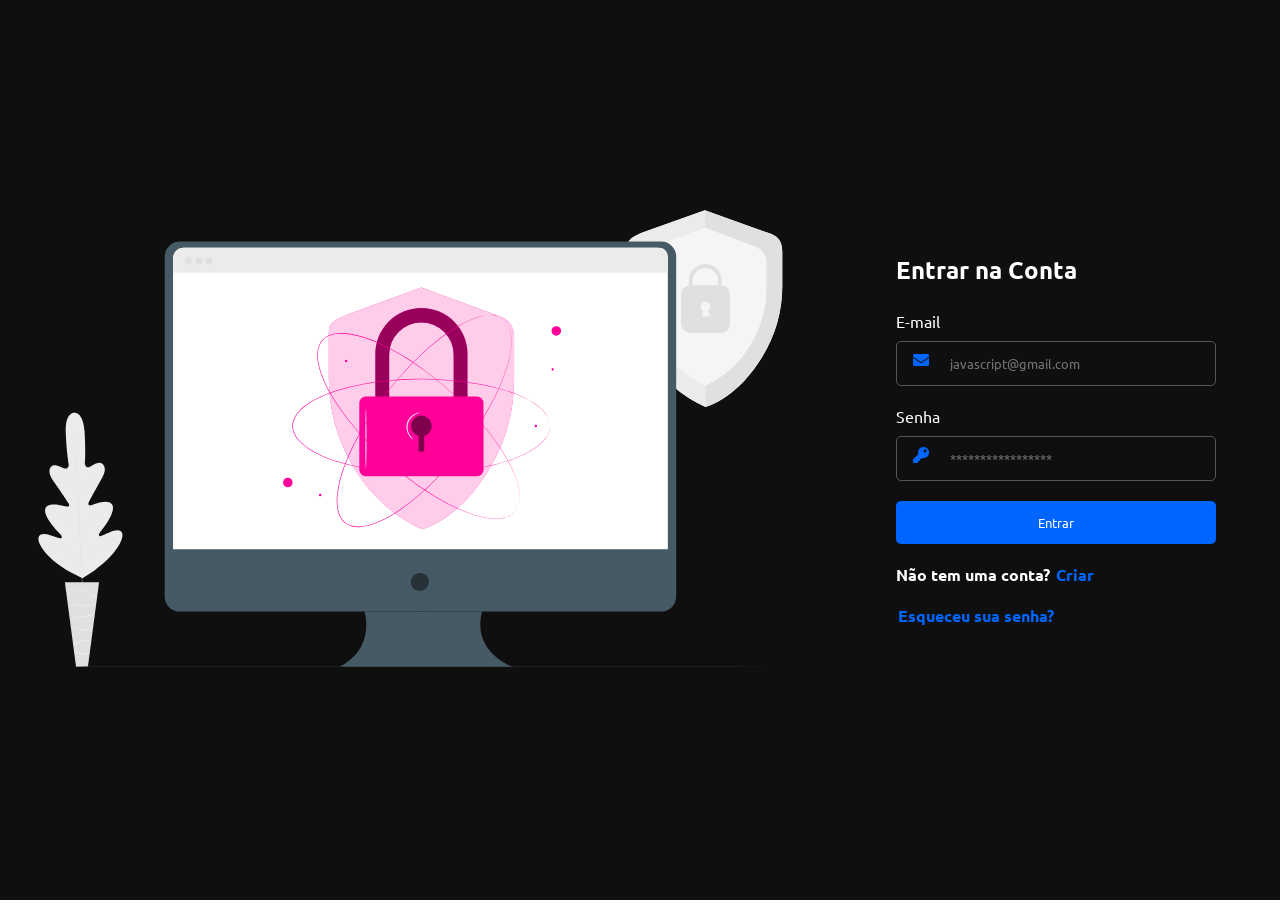
<file: index.html>
<!DOCTYPE html>
<html lang="en">

<head>
    <meta charset="UTF-8">
    <meta http-equiv="X-UA-Compatible" content="IE=edge">
    <meta name="viewport" content="width=device-width, initial-scale=1.0">
    <link rel="stylesheet" href="fontawesome-free-5.15.3-web/css/all.min.css">
    <link rel="stylesheet" href="css/main.css">
    <link rel="stylesheet" href="css/button.css">
    <link rel="stylesheet" href="css/records.css">
    <link rel="stylesheet" href="css/modal.css">

    <title>CRUD</title>
</head>

<body>
    <header>
        <h1 class="header-title">Registrar o Cliente</h1>
    </header>
    <main>
        <button type="button" class="button blue mobile" id="createCustomer">Registrar o Cliente</button>
        <table id="tableCustomer" class="records">
            <thead>
                <tr>
                    <th>Nome</th>
                    <th>E-mail</th>
                    <th>Acão</th>
                </tr>
            </thead>
            <tbody>

            </tbody>
        </table>
        <div class="modal" id="modal">
            <div class="modal-content">
                <header class="modal-header">
                    <h2>Novo Cliente</h2>
                    <span class="modal-close" id="modalClose">&#10006;</span>
                </header>
                <form id="form" class="modal-form">
                    <input type="text" id="name" data-index="new" class="modal-field" placeholder="Nome cliente" required>
                    <input type="email" id="email" class="modal-field" placeholder="E-mail cliente" required>
                </form>
                <footer class="modal-footer">
                    <button id="save" class="button blue">Salva</button>
                    <button id="cancel" class="button red">Cancelar</button>
                </footer>
            </div>
        </div>
    </main>
    <i id="logout" onclick="userLogout()" class="fas fa-sign-out-alt"></i>
    <footer>
    </footer>
    <script src="js/middleware/notAuth.js"></script>
    <script src="js/home.js"></script>
</body>

</html>
</file>
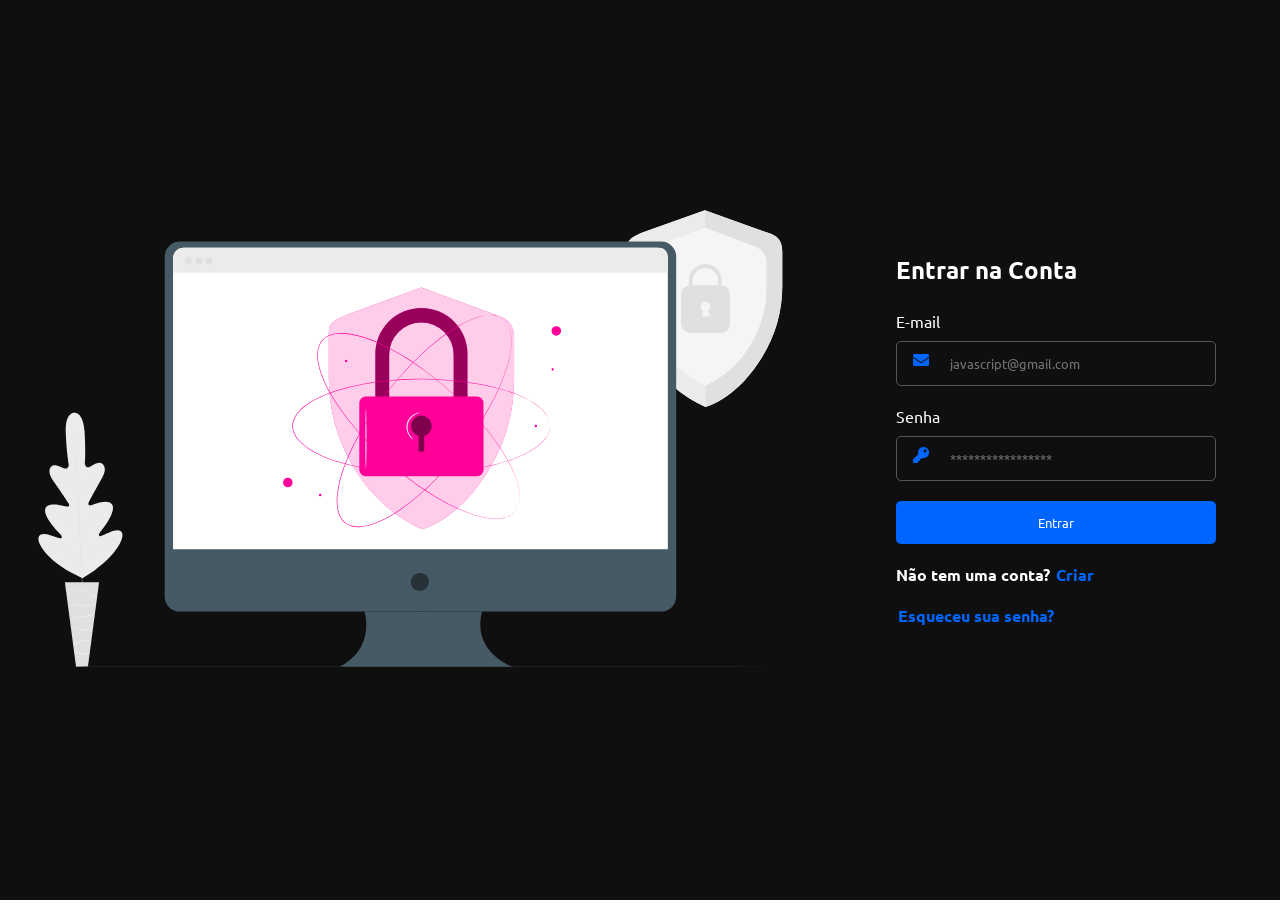
<file: login.html>
<!DOCTYPE html>
<html lang="en">

<head>
    <meta charset="UTF-8">
    <meta http-equiv="X-UA-Compatible" content="IE=edge">
    <meta name="viewport" content="width=device-width, initial-scale=1.0">
    <link rel="stylesheet" href="fontawesome-free-5.15.3-web/css/all.min.css">
    <link rel="stylesheet" href="css/auth.css">
    <title>CRUD -Cadastrar Usuário</title>
</head>

<body>
    <div class="container">
        <div class="left">
            <img src="img/login.svg" alt="">
        </div>
        <div class="right">
            <h2>Entrar na Conta</h2>
            <div class="input-div">
                <label for="email">E-mail</label>
                <input type="email" id="logemail" placeholder="javascript@gmail.com">
                <i class="fa fa-envelope"></i>
            </div>
            <div class="input-div">
                <label for="password">Senha</label>
                <input type="password" id="logpassword" placeholder="*****************">
                <i class="fa fa-key"></i>
            </div>
            <div class="input-div">
                <button id="login" onclick="loginUser()">Entrar</button>
            </div>
           <div class="input-div">
            <p>Não tem uma conta? <a href="register.html"> Criar</a></p>
            <br />
            <a href="#">Esqueceu sua senha?</a>
           </div>
        </div>
    </div>
    <script src="js/middleware/isAuth.js"></script>
    <script src="js/auth.js"></script>
</body>
</html>
</file>
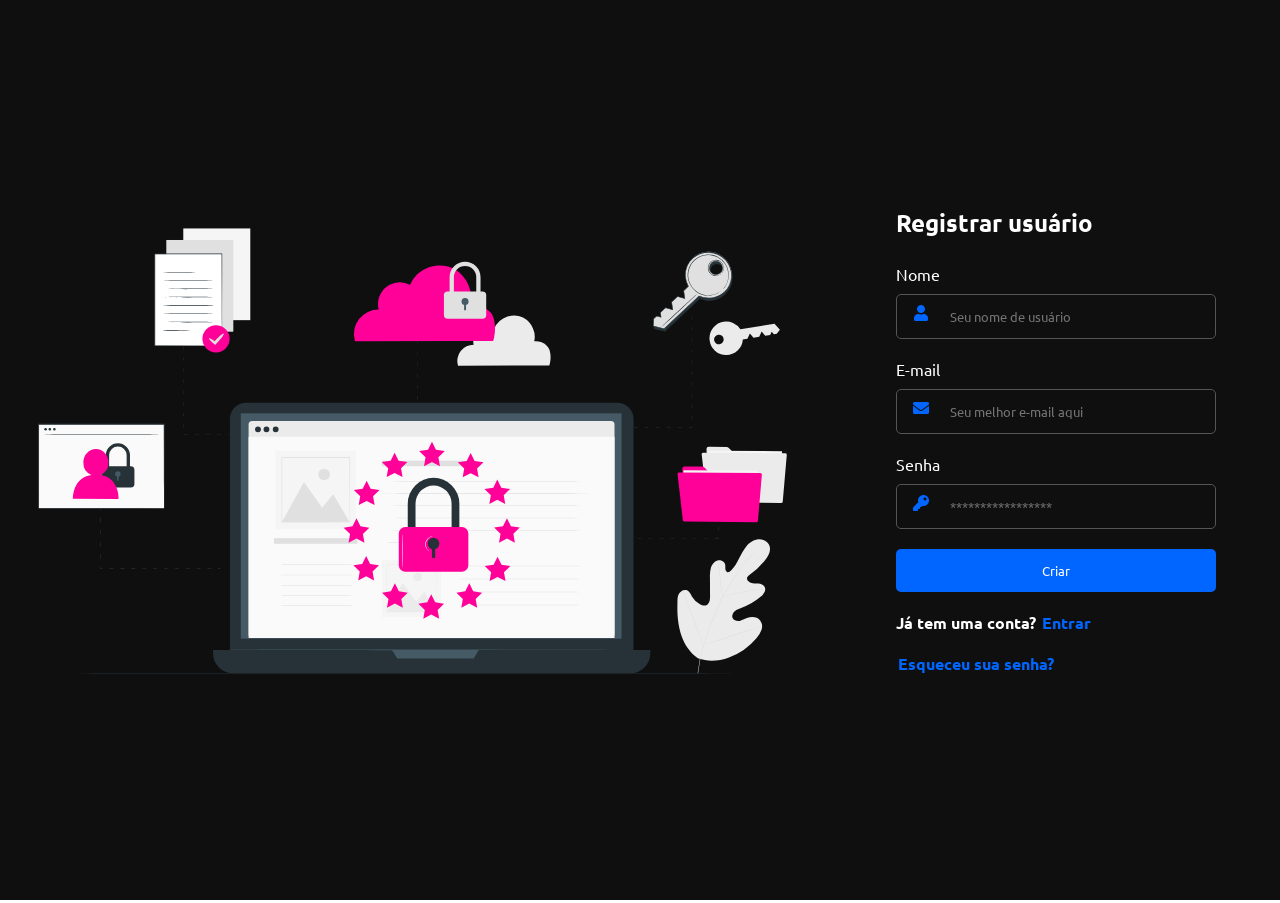
<file: register.html>
<!DOCTYPE html>
<html lang="pt-br">

<head>
    <meta charset="UTF-8">
    <meta http-equiv="X-UA-Compatible" content="IE=edge">
    <meta name="viewport" content="width=device-width, initial-scale=1.0">
    <link rel="stylesheet" href="fontawesome-free-5.15.3-web/css/all.min.css">
    <link rel="stylesheet" href="css/auth.css">
    <title>Register Storage</title>
</head>

<body>
    <div class="container">
        <div class="left">
            <img src="img/register.svg" alt="">
        </div>
        <div class="right">
            <h2>Registrar usuário</h2>
            <div class="input-div">
                <label for="name">Nome</label>
                <input type="text" id="name" placeholder="Seu nome de usuário">
                <i class="fa fa-user"></i>
            </div>
            <div class="input-div">
                <label for="email">E-mail</label>
                <input type="email" id="email" placeholder="Seu melhor e-mail aqui">
                <i class="fa fa-envelope"></i>
            </div>
            <div class="input-div">
                <label for="password">Senha</label>
                <input type="password" id="password" placeholder="*****************">
                <i class="fa fa-key"></i>
            </div>
            <div class="input-div">
                <button id="create" onclick="createUser()">Criar</button>
            </div>
            <div class="input-div">
                <p>Já tem uma conta? <a href="login.html"> Entrar</a></p>
                <br />
                <a href="#">Esqueceu sua senha?</a>
            </div>
        </div>
    </div>
    <script src="js/middleware/isAuth.js"></script>
    <script src="js/auth.js"></script>
</body>

</html>
</file>
<file: css/main.css>
@import url('https://fonts.googleapis.com/css2?family=Ubuntu&display=swap');

*{
    padding: 0;
    margin: 0;
    box-sizing: border-box;
    font-family:"Ubuntu",sans-serif;
}

:root{
    --primary-color: #0066ff;
    --secundary-color: #FFF1CC;
    --shadow-color: #0066ff;
    --text-color: #FFF;
}

body{
    min-height: 100vh;
    display: flex;
    flex-direction: column;
    font-family: 'karla', sans-serif;
    position:relative;
    background: rgb(15, 15, 15);
}

i.fas{
    margin-left:3rem;
    color:rgb(189, 3, 59);
    font-size:3rem;
    cursor:pointer;
}

header{
    height: 70px;
    text-align: center;
    line-height: 70px;
    background: #0066ff;
   
}

.header-title{
    color: #fff;
    font-size: 1.7rem;
}

main{
    flex-grow: 1;
    display: flex;
    flex-direction: column;
    align-items: flex-start;
    width: 90%;
    margin: 5vh auto;
    padding: 50px;
    box-shadow: 2px 2px 10px var(--shadow-color);
    gap: 20px;
    border-radius:8px;
}

footer{
    width:100;
    text-align: center;
    font-weight: 200;
    font-style: italic;
    padding: 20px;
}

@media (max-width:480px){
    header{
        position:fixed;
        width:100%;
    }
    .header-title{
        font-size: 1.5rem;
    }

    main{
        padding: 0;
        margin: 20px 0 0 0;
        width:100%;
        box-shadow: none;
    }
}
</file>
<file: css/button.css>
.button{
    border-style: none;
    height: 40px;
    padding: 6px 12px;
    background-color: black;
    color: white;
    font-size: 1rem;
    cursor: pointer;
    transition: box-shadow .6s ease;
    font-weight: bold;
}

.button.blue{
    background-color: transparent;
    border:1px solid #0066ff;
    border-radius:3px;
    color:#0066ff;
}

button.green{
    background-color: rgb(18, 131, 23);
    border-radius:1px;
    color:white;
}

button.red{
    background-color: rgb(199, 14, 14);
    border-radius:1px;
    color:white;
}

.button:hover{
    box-shadow: inset 200px 0 0 #00000055;
}

@media(max-width:480px){
    .button.mobile{
        color:transparent;
        font-size:0;
        width:50px;
        height:50px;
        border-radius: 50%;
        position:fixed;
        top: 90vh;
        left: 80vw;
    }
    .button.mobile::before{
        content: "+";
        color:black;
        font-size:2rem;
        width:100%;
        height:100%;
    }
}
</file>
<file: css/records.css>
.records{
    width: 100%;
    user-select: none;
    text-align: left;
   
}

.records th{
    height: 50px;
    background-color: var(--primary-color);
    padding-left: 20px;
    font-size: 1.2rem; 
    border-radius:2px;  
    color:#fff; 
}
.records td{
    height: 50px;
    padding-left: 20px;
    color:#fff; 
}

.records th:last-child,
.records td:last-child{
    padding: 0;
    min-width: 140px;
    text-align: center;
}
.records tr {
    background: rgb(31, 28, 28);
}

@media(max-width:480px){
    .records{
        border-spacing: 5px;
    }
    .records thead{
        display:none;
    }
    .records tr{
        box-shadow: 0 1px 3px var(--shadow-color);
    }
    .records td:not(:first-child){
        display:flex;
        justify-content: space-between;
        padding: 0 20px;
    }

    .records td{
        margin:10px 0;
    }

    .records tr:hover{
        background-color: inherit;
    }
}
</file>
<file: css/modal.css>
.modal{
    position: fixed;
    top:0;
    left:0;
    width: 100%;
    height: 100%;
    background: #00000090;
    opacity: 0;
    z-index: -1;
}

.modal.active{
    opacity: 1;
    z-index: 1;
}

.modal-content{
    display: flex;
    flex-direction: column;
    gap:20px;
    width: 50vw;
    margin: 15vh auto;
    padding-bottom: 20px;
    background-color: white;
    box-shadow: 1px 1px 10px black;
    border-radius:5px;
    background: rgb(15, 15, 15);
}

.modal-content i.fa{
    color:white;
}

.modal-header{
    display: flex;
    position: relative;
    justify-content: center;
    height: 40px;
    line-height: 40px;
    font-size: 1rem;
    color:#fff;
}


.modal-close{
    position: absolute;
    right: 0;
    display: block;
    width: 40px;
    height: 40px;
    text-align: center;
    user-select: none;
    cursor: pointer;
}

.modal-close:hover{
    background-color: #FF4949;
    color: white;
}

.modal-form{
    display: flex;
    justify-content: space-between;
    flex-wrap: wrap;
    gap: 20px;
    padding: 0 20px;
    border-radius:5px;
}

.modal-field{
    width: calc(50% - 10px);
    height: 40px;
    outline-style: none;
    border: 1px solid grey;
    box-shadow: 0 0 2px black;
    padding: 0 10px;
    font-size:1rem;
    border-radius:5px;
    color:#fff;
    background:transparent;
    transition:all ease 0.5s;
}

.modal-field:focus{
    border: 1px solid var(--primary-color);
    box-shadow: 0px 0px 5px var(--primary-color);
}


.modal-footer{
    background-color: inherit;
    text-align: right;
    padding: 0 20px;
}

@media (max-width:480px){
    .modal{
        top:100%;
        transition: all 1s ease;
    }
    .modal.active{
        top:0;
    }
    .modal-content{
        margin:0;
        width:100%;
        position:fixed;
    }
    .modal-field{
        width:100%;
    }
}
</file>
<file: css/auth.css>
@import url('https://fonts.googleapis.com/css2?family=Ubuntu&display=swap');
* {
    margin: 0;
    padding: 0;
    box-sizing: border-box;
    font-family: 'Ubuntu', 'Roboto', sans-serif;
}

.container {
    height: 100vh;
    display: flex;
    background: rgb(15, 15, 15);
}

.left {
    width: 65%;
    /* background: rgb(46, 40, 40);  */
}

.left img {
    height: 100vh;
    width: 100%;
}

.right {
    width: 35%;
    display: flex;
    flex-direction: column;
    margin:auto;
    padding:5%;
}

.right h2 {
    font-weight: bold;
    margin-bottom: 25px;
    color: #fff;
}

.right .input-div {
    position: relative;
    display: flex;
    flex-direction: column;
    margin-bottom: 20px;
}

.right .input-div label {
    margin-bottom: 10px;
    color: #fff;
}

.right .input-div input {
    padding: 13px 13px 13px 53px;
    border: 1px solid #555;
    border-radius: 5px;
    outline: none;
    transition: all ease 0.5s;
    background: transparent;
    color: #fff;
}

.right .input-div input:focus {
    border: 1px solid #0066ff;
    box-shadow: 0px 0px 5px #0066ff;
}

.right .input-div i.fa {
    position: absolute;
    display: flex;
    flex-direction: column;
    justify-content: center;
    align-items: center;
    width: 50px;
    height: 40px;
    top: 29px;
    color: #0066ff;
}

.right .input-div button {
    padding: 13px;
    background: #0066ff;
    border-radius: 5px;
    border: none;
    outline: none;
    color: #fff;
    cursor: pointer;
}

#logout {
    outline: none;
    color: red;
    border: none;
    cursor: pointer;
    font-size:3rem;
    margin-top: 30px;
}

p {
    font-weight: bold;
    color: #fff;
}

a {
    color: #0066ff;
    font-weight: bold;
    text-decoration: none;
    margin-left: 2px;
}

a:hover {
    text-decoration: underline;
}

@media(max-width:890px) {
    .left {
        width: 60%
    }
    .right {
        /* margin:auto; */
        width: 40%;
    }
    .right .div-input input::placeholder {
        font-size: 12px;
    }
}

@media(max-width:750px) {
    .left {
        display: none;
    }
    .right {
        width: 23rem;
    }
}

@media(max-width:450px) {
    .right {
        width: 90%;
    }
}
</file>
